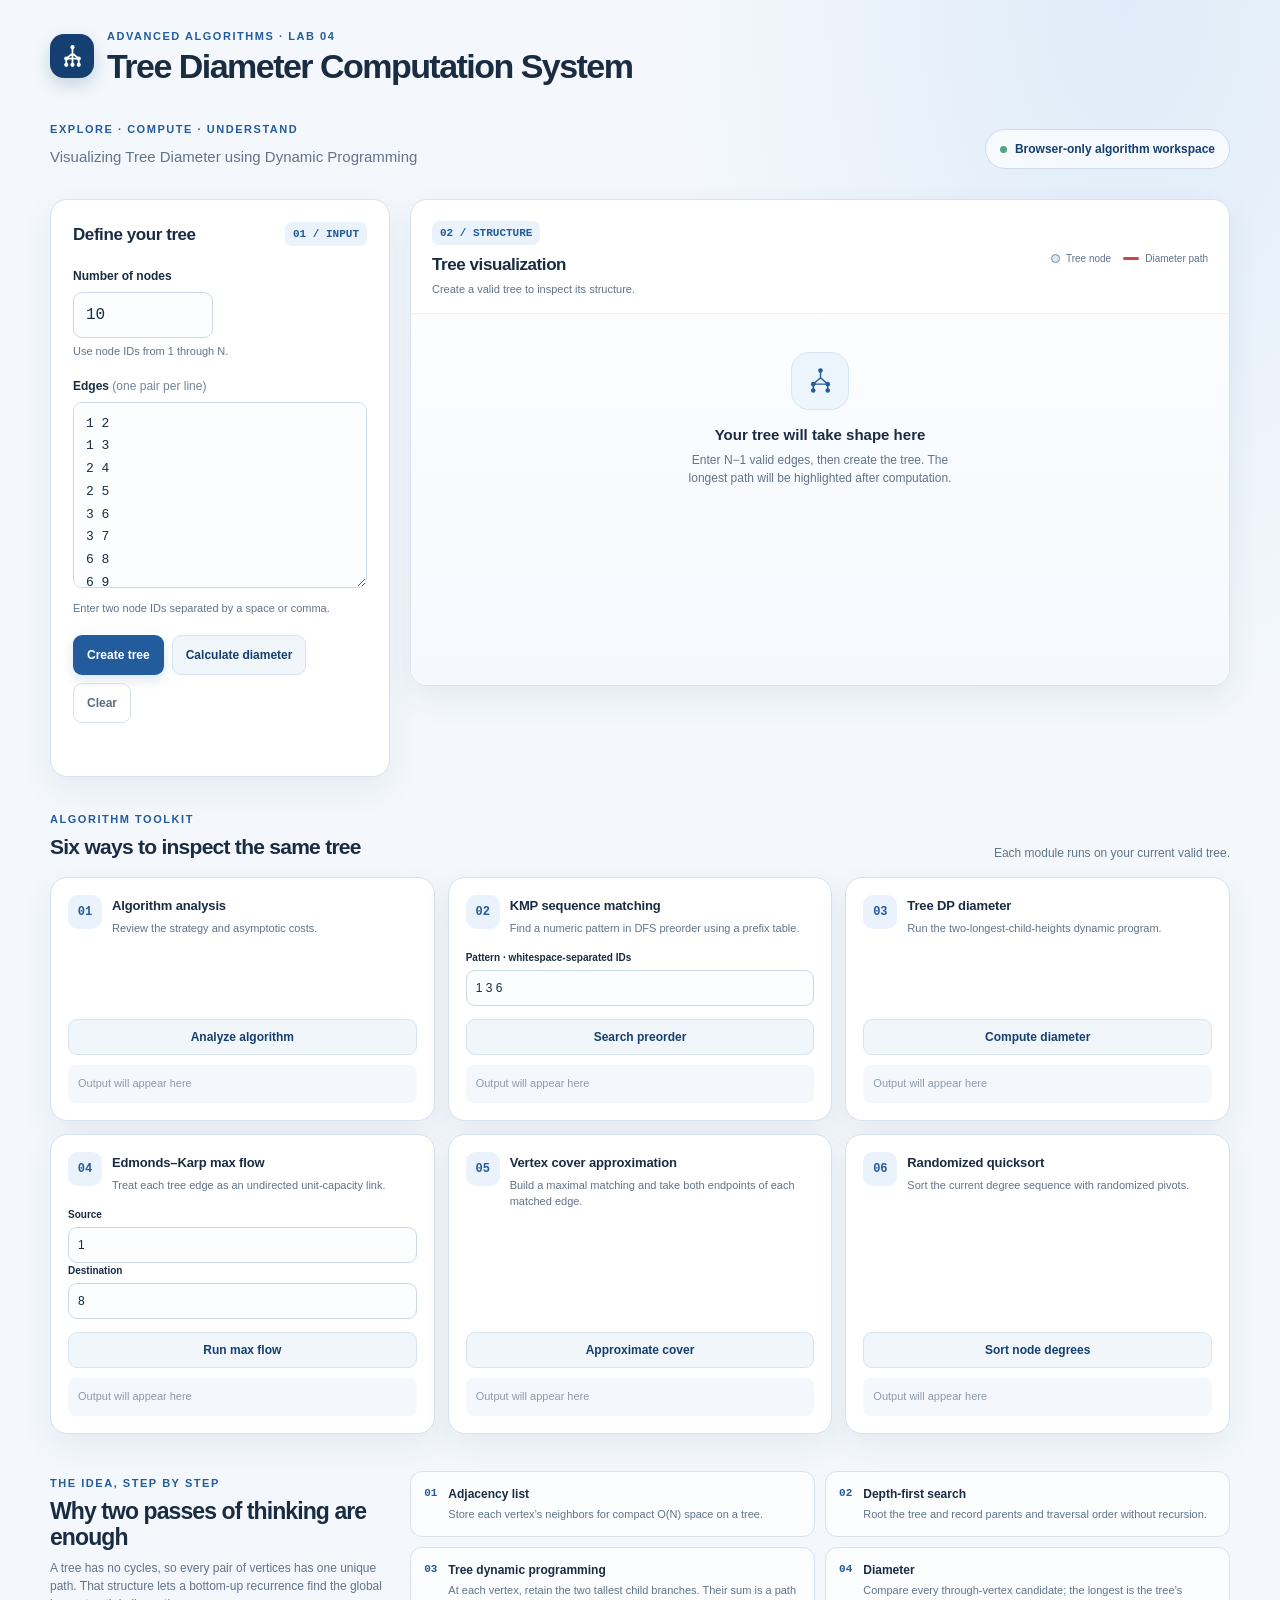
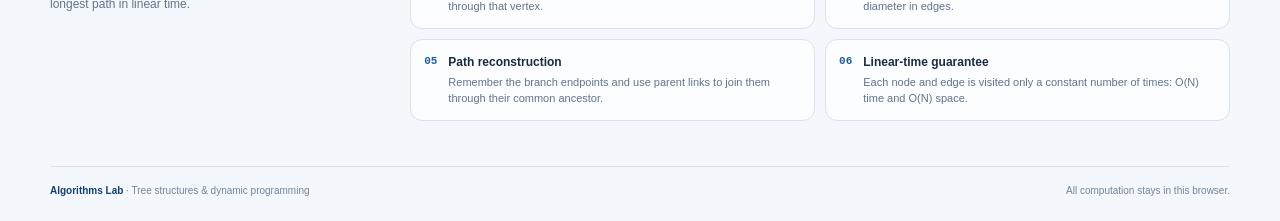
<file: DSA-3 PROJECT/tree-diameter-system-source/index.html>
<!doctype html>
<html lang="en">
<head>
  <meta charset="utf-8">
  <meta name="viewport" content="width=device-width, initial-scale=1">
  <meta name="theme-color" content="#f4f8fc">
  <meta name="description" content="An interactive Advanced Algorithms lab for exploring tree diameter with dynamic programming.">
  <title>Tree Diameter Computation System · Algorithms Lab</title>
  <link rel="stylesheet" href="./style.css">
  <script src="./script.js" defer></script>
</head>
<body>
  <header class="shell topbar">
    <div class="brandline">
      <div class="brand-mark" aria-hidden="true">
        <svg viewBox="0 0 24 24" fill="none"><path d="M12 3v6m0 0L6 14m6-5 6 5M6 14v6m0-6h12m0 0v6M12 9v11" stroke="currentColor" stroke-width="1.7" stroke-linecap="round"/><circle cx="12" cy="3" r="2" fill="currentColor"/><circle cx="6" cy="14" r="2" fill="currentColor"/><circle cx="18" cy="14" r="2" fill="currentColor"/><circle cx="6" cy="20" r="2" fill="currentColor"/><circle cx="18" cy="20" r="2" fill="currentColor"/><circle cx="12" cy="20" r="2" fill="currentColor"/></svg>
      </div>
      <div><div class="eyebrow">Advanced Algorithms · Lab 04</div><h1>Tree Diameter Computation System</h1></div>
    </div>
  </header>
  <main class="shell">
    <section class="hero" aria-labelledby="page-subtitle">
      <div class="hero-copy">
        <div class="section-kicker">Explore · Compute · Understand</div>
        <p id="page-subtitle">Visualizing Tree Diameter using Dynamic Programming</p>
      </div>
      <div class="lab-chip"><span aria-hidden="true"></span>Browser-only algorithm workspace</div>
    </section>
    <section class="workspace" aria-label="Tree input and visualization">
      <form class="panel input-panel" id="tree-form" novalidate>
        <div class="panel-heading"><h2>Define your tree</h2><span class="step-tag">01 / INPUT</span></div>
        <div class="field">
          <label for="node-count">Number of nodes</label>
          <input id="node-count" name="nodeCount" type="number" min="1" step="1" value="10" inputmode="numeric">
          <p class="field-hint">Use node IDs from 1 through N.</p>
        </div>
        <div class="field">
          <label for="edge-list">Edges <span style="font-weight:500;color:#718499">(one pair per line)</span></label>
          <textarea id="edge-list" name="edges" spellcheck="false" aria-describedby="edge-hint">1 2
1 3
2 4
2 5
3 6
3 7
6 8
6 9
7 10</textarea>
          <p class="field-hint" id="edge-hint">Enter two node IDs separated by a space or comma.</p>
        </div>
        <div class="actions">
          <button class="btn btn-primary" type="submit">Create tree</button>
          <button class="btn btn-secondary" id="calculate-button" type="button">Calculate diameter</button>
          <button class="btn btn-quiet" id="clear-button" type="button">Clear</button>
        </div>
        <p class="inline-message" id="form-message" role="status" aria-live="polite"></p>
      </form>

      <div class="right-column">
        <section class="panel visual-panel" aria-labelledby="visual-title">
          <div class="visual-head">
            <div><span class="step-tag">02 / STRUCTURE</span><h2 id="visual-title" style="margin-top:9px">Tree visualization</h2><p id="tree-caption">Create a valid tree to inspect its structure.</p></div>
            <div class="legend" aria-label="Graph legend">
              <span class="legend-item"><span class="legend-dot"></span>Tree node</span>
              <span class="legend-item"><span class="legend-line"></span>Diameter path</span>
            </div>
          </div>
          <div class="graph-stage" id="graph-stage">
            <div class="empty-state" id="empty-state">
              <div class="empty-icon" aria-hidden="true"><svg viewBox="0 0 32 32" fill="none"><path d="M16 5v8m0 0-8 7m8-7 8 7M8 20v7m0-7h16m0 0v7" stroke="currentColor" stroke-width="1.6" stroke-linecap="round"/><circle cx="16" cy="5" r="2.5" fill="currentColor"/><circle cx="8" cy="20" r="2.5" fill="currentColor"/><circle cx="24" cy="20" r="2.5" fill="currentColor"/><circle cx="8" cy="27" r="2.5" fill="currentColor"/><circle cx="24" cy="27" r="2.5" fill="currentColor"/></svg></div>
              <h3>Your tree will take shape here</h3><p>Enter N−1 valid edges, then create the tree. The longest path will be highlighted after computation.</p>
            </div>
            <svg id="tree-svg" role="img" aria-label="Tree diagram" hidden></svg>
          </div>
        </section>
        <section class="panel results" id="diameter-results" aria-live="polite" aria-label="Diameter result" hidden>
          <div class="result-primary"><div class="label">Diameter</div><div class="diameter-value"><span id="diameter-number">—</span> <small>edges</small></div></div>
          <div class="result-details">
            <div class="result-item path-result"><span class="label">Longest path</span><strong id="diameter-path">—</strong></div>
            <div class="result-item"><span class="label">Nodes</span><strong id="result-nodes">—</strong></div>
            <div class="result-item"><span class="label">Edges</span><strong id="result-edges">—</strong></div>
          </div>
          <div class="complexity"><span><small>TIME</small>O(N)</span><span><small>SPACE</small>O(N)</span></div>
        </section>
      </div>
    </section>

    <section class="section" aria-labelledby="modules-heading">
      <div class="section-title"><div><div class="section-kicker">Algorithm toolkit</div><h2 id="modules-heading">Six ways to inspect the same tree</h2></div><p>Each module runs on your current valid tree.</p></div>
      <div class="modules-grid">
        <article class="card module-card">
          <div class="module-top"><div class="module-icon">01</div><div><h3>Algorithm analysis</h3><p class="desc">Review the strategy and asymptotic costs.</p></div></div>
          <div class="module-footer"><button class="btn btn-secondary module-button" data-module="analysis" type="button">Analyze algorithm</button><div class="module-output" id="output-analysis" aria-live="polite"></div></div>
        </article>
        <article class="card module-card">
          <div class="module-top"><div class="module-icon">02</div><div><h3>KMP sequence matching</h3><p class="desc">Find a numeric pattern in DFS preorder using a prefix table.</p></div></div>
          <div class="module-controls"><label for="kmp-pattern">Pattern · whitespace-separated IDs</label><input id="kmp-pattern" type="text" value="1 3 6" autocomplete="off"></div>
          <div class="module-footer"><button class="btn btn-secondary module-button" data-module="kmp" type="button">Search preorder</button><div class="module-output" id="output-kmp" aria-live="polite"></div></div>
        </article>
        <article class="card module-card">
          <div class="module-top"><div class="module-icon">03</div><div><h3>Tree DP diameter</h3><p class="desc">Run the two-longest-child-heights dynamic program.</p></div></div>
          <div class="module-footer"><button class="btn btn-secondary module-button" data-module="diameter" type="button">Compute diameter</button><div class="module-output" id="output-diameter" aria-live="polite"></div></div>
        </article>
        <article class="card module-card">
          <div class="module-top"><div class="module-icon">04</div><div><h3>Edmonds–Karp max flow</h3><p class="desc">Treat each tree edge as an undirected unit-capacity link.</p></div></div>
          <div class="module-controls inline-pair">
            <div><label for="flow-source">Source</label><input id="flow-source" type="number" min="1" step="1" value="1"></div>
            <div><label for="flow-destination">Destination</label><input id="flow-destination" type="number" min="1" step="1" value="8"></div>
          </div>
          <div class="module-footer"><button class="btn btn-secondary module-button" data-module="flow" type="button">Run max flow</button><div class="module-output" id="output-flow" aria-live="polite"></div></div>
        </article>
        <article class="card module-card">
          <div class="module-top"><div class="module-icon">05</div><div><h3>Vertex cover approximation</h3><p class="desc">Build a maximal matching and take both endpoints of each matched edge.</p></div></div>
          <div class="module-footer"><button class="btn btn-secondary module-button" data-module="cover" type="button">Approximate cover</button><div class="module-output" id="output-cover" aria-live="polite"></div></div>
        </article>
        <article class="card module-card">
          <div class="module-top"><div class="module-icon">06</div><div><h3>Randomized quicksort</h3><p class="desc">Sort the current degree sequence with randomized pivots.</p></div></div>
          <div class="module-footer"><button class="btn btn-secondary module-button" data-module="sort" type="button">Sort node degrees</button><div class="module-output" id="output-sort" aria-live="polite"></div></div>
        </article>
      </div>
    </section>

    <section class="education" aria-labelledby="concepts-heading">
      <div class="edu-layout">
        <div class="edu-intro"><div class="section-kicker">The idea, step by step</div><h2 id="concepts-heading">Why two passes of thinking are enough</h2><p>A tree has no cycles, so every pair of vertices has one unique path. That structure lets a bottom-up recurrence find the global longest path in linear time.</p></div>
        <div class="concept-list">
          <article class="concept"><span class="concept-number">01</span><div><h3>Adjacency list</h3><p>Store each vertex’s neighbors for compact O(N) space on a tree.</p></div></article>
          <article class="concept"><span class="concept-number">02</span><div><h3>Depth-first search</h3><p>Root the tree and record parents and traversal order without recursion.</p></div></article>
          <article class="concept"><span class="concept-number">03</span><div><h3>Tree dynamic programming</h3><p>At each vertex, retain the two tallest child branches. Their sum is a path through that vertex.</p></div></article>
          <article class="concept"><span class="concept-number">04</span><div><h3>Diameter</h3><p>Compare every through-vertex candidate; the longest is the tree’s diameter in edges.</p></div></article>
          <article class="concept"><span class="concept-number">05</span><div><h3>Path reconstruction</h3><p>Remember the branch endpoints and use parent links to join them through their common ancestor.</p></div></article>
          <article class="concept"><span class="concept-number">06</span><div><h3>Linear-time guarantee</h3><p>Each node and edge is visited only a constant number of times: O(N) time and O(N) space.</p></div></article>
        </div>
      </div>
    </section>
  </main>
  <footer class="shell footer"><span><strong>Algorithms Lab</strong> · Tree structures & dynamic programming</span><span>All computation stays in this browser.</span></footer>
</body>
</html>
</file>
<file: DSA-3 PROJECT/tree-diameter-system-source/style.css>
:root {
  color-scheme: light;
  --ink: #192c42;
  --muted: #60748a;
  --blue: #235c9c;
  --blue-deep: #153f70;
  --blue-soft: #eaf2fb;
  --line: #d7e2ed;
  --paper: #f4f8fc;
  --surface: #fff;
  --red: #c5484d;
  --green: #237457;
  --shadow: 0 12px 32px rgba(29, 61, 94, .075);
  --font: "Avenir Next", Avenir, "Segoe UI", sans-serif;
  --mono: "SFMono-Regular", Consolas, "Liberation Mono", monospace;
}

* { box-sizing: border-box; }
html { scroll-behavior: smooth; }
body {
  margin: 0;
  min-height: 100dvh;
  background:
    radial-gradient(ellipse at 88% 0%, rgba(208, 226, 246, .58), transparent 29rem),
    var(--paper);
  color: var(--ink);
  font-family: var(--font);
  line-height: 1.5;
}
button, input, textarea { font: inherit; }
button { cursor: pointer; }
button:focus-visible, input:focus-visible, textarea:focus-visible {
  outline: 3px solid rgba(50, 118, 185, .34);
  outline-offset: 2px;
}
.shell { width: min(1180px, calc(100% - 40px)); margin: 0 auto; }
.topbar { padding: 28px 0 23px; }
.brandline { display:flex; align-items:center; gap:13px; }
.brand-mark {
  width: 44px; height: 44px; border-radius: 14px; display:grid; place-items:center;
  background: var(--blue-deep); color: white; box-shadow: 0 7px 17px rgba(21,63,112,.2);
}
.brand-mark svg { width:25px; height:25px; }
.eyebrow, .section-kicker {
  color: var(--blue); font-size: 11px; font-weight: 800; letter-spacing: .14em;
  text-transform: uppercase;
}
.topbar h1 { margin: 2px 0 0; font-size: clamp(24px, 3.5vw, 34px); letter-spacing: -.045em; line-height:1.12; }
.hero {
  display:grid; grid-template-columns: minmax(0,1fr) auto; align-items:end;
  gap:24px; padding: 13px 0 30px;
}
.hero-copy { max-width:700px; }
.hero-copy p { color:var(--muted); margin:9px 0 0; font-size:15px; }
.lab-chip { border:1px solid #cbdced; background:rgba(255,255,255,.68); padding:10px 14px; border-radius:999px; color:var(--blue-deep); font-size:12px; font-weight:700; white-space:nowrap; }
.lab-chip span { display:inline-block; width:7px; height:7px; background:#50a583; border-radius:50%; margin-right:8px; }
.workspace { display:grid; grid-template-columns: 340px minmax(0,1fr); gap:20px; align-items:start; }
.panel, .card {
  border:1px solid var(--line); background:var(--surface); border-radius:17px;
  box-shadow:var(--shadow);
}
.input-panel { padding:22px; }
.panel-heading { display:flex; justify-content:space-between; align-items:center; margin-bottom:20px; }
.panel-heading h2, .visual-head h2 { font-size:17px; letter-spacing:-.025em; margin:0; }
.step-tag { color:var(--blue); font:700 11px var(--mono); background:var(--blue-soft); padding:6px 8px; border-radius:7px; }
.field { margin-bottom:17px; }
.field label { display:block; font-weight:700; font-size:12px; margin-bottom:7px; }
.field-hint { color:var(--muted); font-size:11px; margin:5px 0 0; }
input[type="number"], input[type="text"], textarea {
  width:100%; border:1px solid #cbd8e5; border-radius:9px; background:#fbfdff; color:var(--ink);
  padding:10px 12px; transition:border-color .16s, box-shadow .16s;
}
input[type="number"]:focus, input[type="text"]:focus, textarea:focus { border-color:#5488bb; box-shadow:0 0 0 3px rgba(59,117,177,.11); outline:none; }
#node-count { max-width:140px; font-family:var(--mono); }
textarea { resize:vertical; min-height:186px; font:13px/1.75 var(--mono); }
.actions { display:flex; gap:8px; flex-wrap:wrap; padding-top:2px; }
.btn { border:1px solid transparent; border-radius:9px; padding:10px 13px; font-size:12px; font-weight:750; transition:transform .15s, background .15s; }
.btn:hover { transform:translateY(-1px); }
.btn-primary { color:white; background:var(--blue); box-shadow:0 5px 12px rgba(35,92,156,.16); }
.btn-primary:hover { background:var(--blue-deep); }
.btn-secondary { background:#f1f6fb; border-color:#d8e4ef; color:var(--blue-deep); }
.btn-quiet { background:transparent; border-color:#d8e1e9; color:#5a6d80; }
.inline-message { min-height:19px; margin:12px 0 0; color:var(--red); font-size:12px; font-weight:600; }
.inline-message.success { color:var(--green); }
.right-column { min-width:0; display:grid; gap:17px; }
.visual-panel { overflow:hidden; }
.visual-head { padding:19px 21px 15px; display:flex; justify-content:space-between; align-items:center; gap:12px; }
.visual-head p { color:var(--muted); font-size:11px; margin:4px 0 0; }
.legend { display:flex; gap:12px; flex-wrap:wrap; color:var(--muted); font-size:10px; }
.legend-item { display:flex; align-items:center; gap:6px; white-space:nowrap; }
.legend-dot { width:9px;height:9px;border-radius:50%; background:#dbe7f2; border:1px solid #6e8ba8; }
.legend-line { width:16px;height:3px;background:var(--red);border-radius:9px; }
.graph-stage { min-height:315px; display:grid; place-items:center; position:relative; padding:10px 20px 20px; background:linear-gradient(180deg,#fbfdff,#f5f9fd); border-top:1px solid #edf2f7; overflow:auto; }
.empty-state { text-align:center; max-width:310px; padding:28px 15px; }
.empty-icon { width:58px;height:58px;border:1px solid #d8e6f3;background:#edf5fc;border-radius:18px;display:grid;place-items:center;margin:0 auto 14px;color:var(--blue); }
.empty-icon svg { width:29px;height:29px; }
.empty-state h3 { margin:0 0 5px;font-size:15px; }
.empty-state p { margin:0;color:var(--muted);font-size:12px; }
#tree-svg { display:block; max-width:100%; height:auto; overflow:visible; }
.tree-edge { stroke:#9eb3c8; stroke-width:2; }
.tree-edge.diameter { stroke:var(--red); stroke-width:3.5; }
.tree-node { fill:#e4edf6; stroke:#52799e; stroke-width:2; }
.tree-node.diameter { fill:#f8dfe0; stroke:var(--red); stroke-width:2.5; }
.node-label { fill:#203c58; font:700 12px var(--mono); text-anchor:middle; dominant-baseline:central; pointer-events:none; }
.node-label.diameter { fill:#9e3439; }
.svg-caption { fill:#75899d; font:11px var(--font); }
.results { padding:17px 20px 19px; display:flex; align-items:center; gap:20px; }
.result-primary { min-width:115px; border-right:1px solid var(--line); padding-right:20px; }
.result-primary .label { color:var(--muted); font-size:10px; font-weight:750; text-transform:uppercase; letter-spacing:.09em; }
.diameter-value { color:var(--blue-deep); font:700 39px/1.1 var(--mono); letter-spacing:-.07em; margin-top:4px; }
.diameter-value small { font:600 11px var(--font); letter-spacing:0; color:var(--muted); }
.result-details { display:grid; grid-template-columns:1fr 1fr; gap:11px 24px; min-width:0; flex:1; }
.result-item .label { display:block; color:var(--muted); font-size:10px; font-weight:700; text-transform:uppercase; letter-spacing:.08em; margin-bottom:3px; }
.result-item strong { font:600 12px var(--mono); overflow-wrap:anywhere; }
.result-item.path-result { grid-column:1/-1; }
.complexity { display:flex; gap:8px; margin-left:auto; }
.complexity span { display:block; background:#f1f6fb; border:1px solid #e0e9f2; padding:7px 9px; border-radius:8px; color:var(--blue-deep); font:700 11px var(--mono); }
.complexity small { display:block; color:var(--muted); font:700 9px var(--font); margin-bottom:2px; }
.results[hidden] { display:none; }
.section { margin-top:34px; }
.section-title { display:flex; justify-content:space-between; align-items:end; gap:15px; margin-bottom:15px; }
.section-title h2 { margin:3px 0 0; font-size:21px; letter-spacing:-.035em; }
.section-title p { margin:0; color:var(--muted); font-size:12px; }
.modules-grid { display:grid; grid-template-columns:repeat(3,minmax(0,1fr)); gap:13px; }
.module-card { padding:17px; display:flex; flex-direction:column; min-height:210px; }
.module-top { display:flex; gap:10px; align-items:flex-start; }
.module-icon { flex:none; width:34px;height:34px;display:grid;place-items:center;border-radius:10px;background:var(--blue-soft);color:var(--blue);font:700 12px var(--mono); }
.module-card h3 { margin:1px 0 4px;font-size:13px;letter-spacing:-.01em; }
.module-card .desc { margin:0;color:var(--muted);font-size:11px;line-height:1.5; }
.module-controls { margin-top:14px; }
.module-controls label { display:block;font-size:10px;font-weight:700;margin-bottom:5px; }
.module-controls input { font-size:12px;padding:8px 9px; }
.module-controls .inline-pair { display:grid;grid-template-columns:1fr 1fr;gap:8px; }
.module-footer { margin-top:auto;padding-top:13px; }
.module-footer .btn { width:100%; padding:8px 10px; }
.module-output { margin-top:10px; padding:10px; border-radius:8px; background:#f4f8fc; color:#36516c; font-size:11px; min-height:38px; overflow-wrap:anywhere; }
.module-output:empty::before { content:"Output will appear here"; color:#8a9bad; }
.module-output strong { color:var(--blue-deep); }
.module-output code { font:600 11px var(--mono); }
.module-output .ok { color:var(--green);font-weight:700; }
.module-output .warn { color:#995e20;font-weight:700; }
.education { margin:37px 0 45px; }
.edu-layout { display:grid;grid-template-columns: .82fr 2fr; gap:24px; align-items:start; }
.edu-intro { padding:4px 0; }
.edu-intro h2 { font-size:23px;line-height:1.15;letter-spacing:-.04em;margin:6px 0 9px; }
.edu-intro p { color:var(--muted);font-size:12px;margin:0; }
.concept-list { display:grid;grid-template-columns:1fr 1fr;gap:10px; }
.concept { display:flex;gap:11px;padding:13px;border:1px solid var(--line);background:rgba(255,255,255,.72);border-radius:12px; }
.concept-number { color:var(--blue);font:700 11px var(--mono);padding-top:2px; }
.concept h3 { font-size:12px;margin:0 0 3px; }
.concept p { font-size:11px;color:var(--muted);margin:0; }
.footer { border-top:1px solid var(--line);padding:16px 0 23px;color:#718499;font-size:10px;display:flex;justify-content:space-between;gap:12px; }
.footer strong { color:var(--blue-deep); }
@media (max-width: 900px) {
  .workspace { grid-template-columns:290px minmax(0,1fr);gap:14px; }
  .results { flex-wrap:wrap; }
  .complexity { margin-left:0; }
  .modules-grid { grid-template-columns:repeat(2,minmax(0,1fr)); }
}
@media (max-width: 680px) {
  .shell { width:min(100% - 28px,560px); }
  .topbar { padding-top:18px; }
  .hero { display:block;padding:12px 0 20px; }
  .lab-chip { display:inline-block;margin-top:14px; }
  .workspace { grid-template-columns:1fr; }
  .input-panel { padding:18px; }
  .right-column { gap:12px; }
  .visual-head { align-items:flex-start; flex-direction:column; }
  .graph-stage { min-height:245px; justify-items:start; }
  #tree-svg { max-width:none; }
  .results { align-items:flex-start;gap:14px;padding:15px; }
  .result-primary { min-width:90px;padding-right:14px; }
  .result-details { gap:10px 14px; }
  .complexity { width:100%; }
  .complexity span { flex:1; }
  .modules-grid { grid-template-columns:1fr; }
  .module-card { min-height:unset; }
  .edu-layout { grid-template-columns:1fr;gap:17px; }
  .concept-list { grid-template-columns:1fr; }
  .section-title { align-items:flex-start;flex-direction:column; }
  .footer { flex-direction:column; }
}
@media (prefers-reduced-motion: reduce) {
  *, *::before, *::after { scroll-behavior:auto !important; transition:none !important; }
}
</file>
